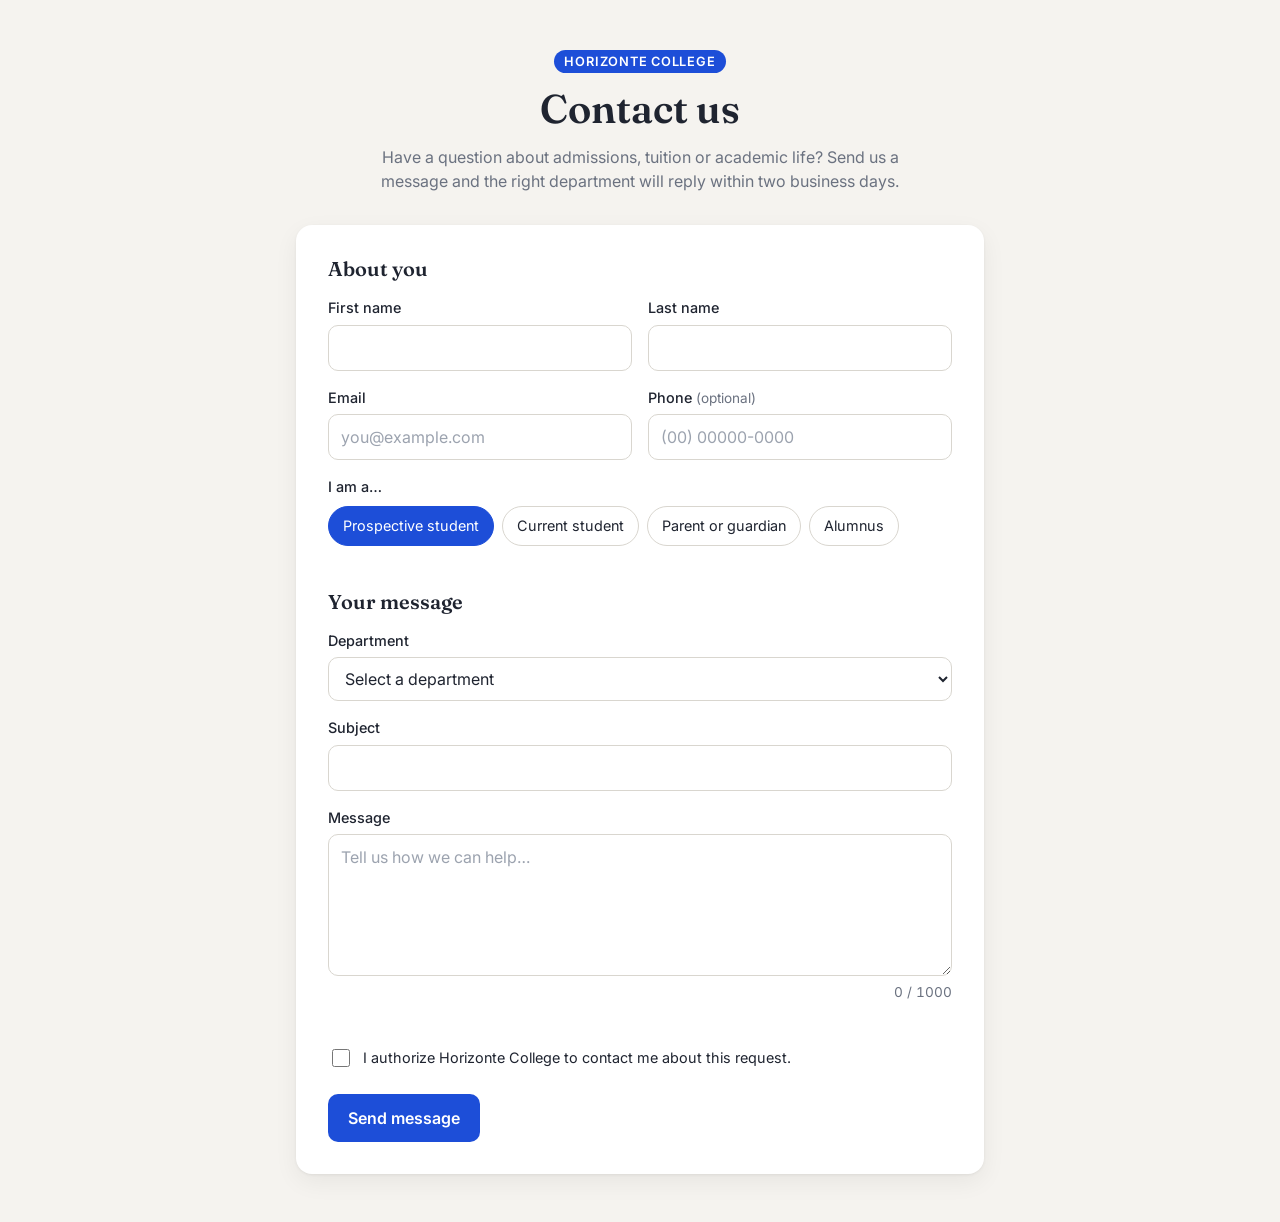
<file: index.html>
<!DOCTYPE html>
<html lang="en">

<head>
  <meta charset="UTF-8">
  <meta name="viewport" content="width=device-width, initial-scale=1.0">
  <meta name="description" content="Contact Horizonte College: admissions and enrollment, tuition and scholarships, registrar's office, internships and careers, and IT support.">
  <meta name="color-scheme" content="light dark">
  <title>Contact Us — Horizonte College</title>
  <link rel="preconnect" href="https://fonts.googleapis.com">
  <link rel="preconnect" href="https://fonts.gstatic.com" crossorigin>
  <link
    href="https://fonts.googleapis.com/css2?family=Fraunces:opsz,wght@9..144,600&family=Inter:wght@400;500;600&display=swap"
    rel="stylesheet">
  <link rel="stylesheet" href="css/estilos.css">
  <script src="js/principal.js" defer></script>
</head>

<body>
  <main class="pagina">
    <header class="introducao">
      <p class="selo">Horizonte College</p>
      <h1>Contact us</h1>
      <p>Have a question about admissions, tuition or academic life? Send us a message and the right department will reply within two business days.</p>
    </header>

    <form class="cartao" id="formulario-contato" action="obrigado.html" method="post">
      <fieldset>
        <legend>About you</legend>

        <div class="linha">
          <div class="campo">
            <label for="nome">First name</label>
            <input type="text" id="nome" name="nome" autocomplete="given-name"
              aria-describedby="nome-erro" required>
            <small class="erro" id="nome-erro">Please enter your first name.</small>
          </div>
          <div class="campo">
            <label for="sobrenome">Last name</label>
            <input type="text" id="sobrenome" name="sobrenome" autocomplete="family-name"
              aria-describedby="sobrenome-erro" required>
            <small class="erro" id="sobrenome-erro">Please enter your last name.</small>
          </div>
        </div>

        <div class="linha">
          <div class="campo">
            <label for="email">Email</label>
            <input type="email" id="email" name="email" autocomplete="email" placeholder="you@example.com"
              aria-describedby="email-erro" required>
            <small class="erro" id="email-erro">Please enter a valid email address.</small>
          </div>
          <div class="campo">
            <label for="telefone">Phone <span class="opcional">(optional)</span></label>
            <input type="tel" id="telefone" name="telefone" autocomplete="tel" inputmode="numeric"
              placeholder="(00) 00000-0000">
          </div>
        </div>

        <fieldset class="campo">
          <legend class="rotulo-campo">I am a…</legend>
          <div class="opcoes">
            <label class="opcao">
              <input type="radio" name="perfil" value="futuro-aluno" required checked>
              <span>Prospective student</span>
            </label>
            <label class="opcao">
              <input type="radio" name="perfil" value="aluno-atual">
              <span>Current student</span>
            </label>
            <label class="opcao">
              <input type="radio" name="perfil" value="responsavel">
              <span>Parent or guardian</span>
            </label>
            <label class="opcao">
              <input type="radio" name="perfil" value="ex-aluno">
              <span>Alumnus</span>
            </label>
          </div>
        </fieldset>
      </fieldset>

      <fieldset>
        <legend>Your message</legend>

        <div class="campo">
          <label for="setor">Department</label>
          <select id="setor" name="setor" aria-describedby="setor-erro" required>
            <option value="" disabled selected>Select a department</option>
            <option value="admissoes">Admissions and enrollment</option>
            <option value="financeiro">Tuition and scholarships</option>
            <option value="secretaria">Registrar's office</option>
            <option value="estagios-carreiras">Internships and careers</option>
            <option value="suporte-ti">IT support</option>
            <option value="outro">Other</option>
          </select>
          <small class="erro" id="setor-erro">Please select a department.</small>
        </div>

        <div class="campo">
          <label for="assunto">Subject</label>
          <input type="text" id="assunto" name="assunto" maxlength="100" aria-describedby="assunto-erro" required>
          <small class="erro" id="assunto-erro">Please enter a subject.</small>
        </div>

        <div class="campo">
          <label for="mensagem">Message</label>
          <textarea id="mensagem" name="mensagem" rows="5" minlength="20" maxlength="1000"
            placeholder="Tell us how we can help…" aria-describedby="mensagem-erro contador" required></textarea>
          <small class="erro" id="mensagem-erro">Please write at least 20 characters.</small>
          <small class="contador" id="contador" aria-live="polite">0 / 1000</small>
        </div>
      </fieldset>

      <label class="consentimento">
        <input type="checkbox" name="consentimento" required>
        <span>I authorize Horizonte College to contact me about this request.</span>
      </label>

      <button type="submit">Send message</button>
    </form>
  </main>
</body>

</html>
</file>
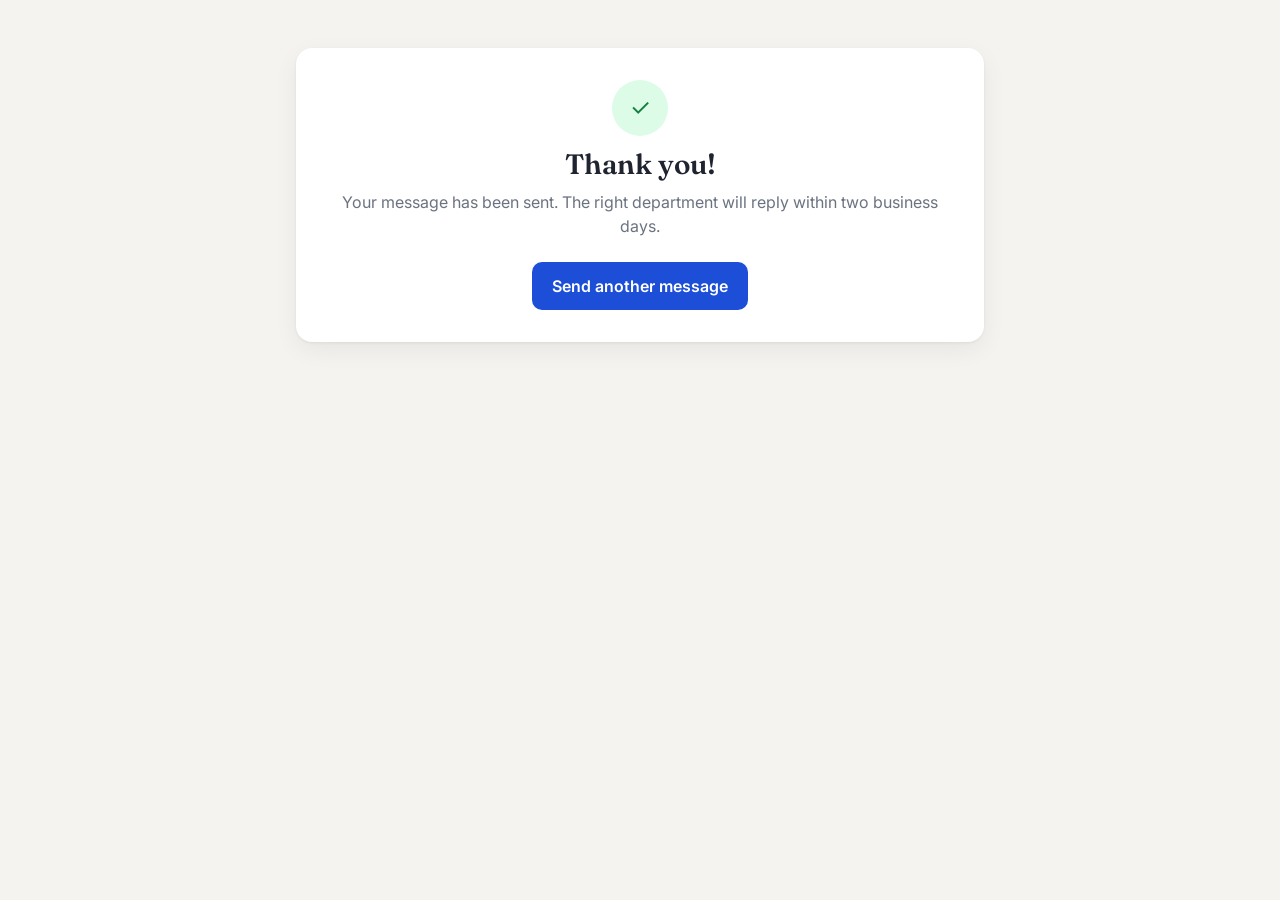
<file: obrigado.html>
<!DOCTYPE html>
<html lang="en">

<head>
  <meta charset="UTF-8">
  <meta name="viewport" content="width=device-width, initial-scale=1.0">
  <meta name="robots" content="noindex">
  <meta name="color-scheme" content="light dark">
  <title>Message Sent — Horizonte College</title>
  <link rel="preconnect" href="https://fonts.googleapis.com">
  <link rel="preconnect" href="https://fonts.gstatic.com" crossorigin>
  <link
    href="https://fonts.googleapis.com/css2?family=Fraunces:opsz,wght@9..144,600&family=Inter:wght@400;500;600&display=swap"
    rel="stylesheet">
  <link rel="stylesheet" href="css/estilos.css">
  <script src="js/principal.js" defer></script>
</head>

<body>
  <main class="pagina">
    <section class="cartao sucesso" role="status" aria-labelledby="titulo-sucesso">
      <div class="icone-sucesso" aria-hidden="true">✓</div>
      <h1 id="titulo-sucesso">Thank you<span id="nome-sucesso"></span>!</h1>
      <p>Your message has been sent. The right department will reply within two business days.</p>
      <a class="link-botao" href="index.html">Send another message</a>
    </section>
  </main>
</body>

</html>
</file>
<file: css/estilos.css>
:root {
    color-scheme: light;
    --fundo: #f5f3ef;
    --fundo-cartao: #ffffff;
    --fundo-campo: #ffffff;
    --texto: #1f2430;
    --texto-suave: #6b7280;
    --texto-dica: #9ca3af;
    --borda: #d9d6cf;
    --borda-hover: #b8b4aa;
    --primaria: #1d4ed8;
    --sobre-primaria: #ffffff;
    --erro: #b42318;
    --fundo-sucesso: #dcfce7;
    --texto-sucesso: #15803d;
    --sombra: 0 1px 3px rgb(0 0 0 / .06), 0 8px 24px rgb(0 0 0 / .06);
    --raio: 10px;
    --velocidade: .15s;
}

@media (prefers-color-scheme: dark) {
    :root {
        color-scheme: dark;
        --fundo: #12141a;
        --fundo-cartao: #1b1e26;
        --fundo-campo: #12141a;
        --texto: #e8e9ed;
        --texto-suave: #9aa1ad;
        --texto-dica: #6b7280;
        --borda: #343844;
        --borda-hover: #4b5060;
        --primaria: #5b8cff;
        --sobre-primaria: #0b1020;
        --erro: #f97066;
        --fundo-sucesso: #14532d;
        --texto-sucesso: #86efac;
        --sombra: 0 1px 3px rgb(0 0 0 / .4), 0 8px 24px rgb(0 0 0 / .3);
    }
}

*,
*::before,
*::after {
    box-sizing: border-box;
}

body {
    margin: 0;
    font-family: "Inter", system-ui, sans-serif;
    background: var(--fundo);
    color: var(--texto);
    line-height: 1.5;
    -webkit-font-smoothing: antialiased;
}

h1,
h2,
legend {
    font-family: "Fraunces", Georgia, serif;
    font-weight: 600;
    line-height: 1.2;
}

h1 {
    font-size: clamp(1.75rem, 1.2rem + 2vw, 2.5rem);
    margin: 0 0 12px;
}

.pagina {
    max-width: 720px;
    margin: 0 auto;
    padding: 48px 16px;
}

.introducao {
    text-align: center;
    margin-bottom: 32px;
}

.introducao p {
    max-width: 52ch;
    margin: 0 auto;
    color: var(--texto-suave);
}

.introducao .selo {
    display: inline-block;
    margin-bottom: 12px;
    padding: 2px 10px;
    border-radius: 999px;
    background: var(--primaria);
    color: var(--sobre-primaria);
    font-size: .8rem;
    font-weight: 600;
    letter-spacing: .06em;
    text-transform: uppercase;
}

.cartao {
    background: var(--fundo-cartao);
    border-radius: 16px;
    padding: 32px;
    box-shadow: var(--sombra);
}

fieldset {
    border: 0;
    padding: 0;
    margin: 0 0 28px;
    min-width: 0;
}

legend {
    padding: 0;
    font-size: 1.25rem;
    margin-bottom: 16px;
}

.linha {
    display: grid;
    grid-template-columns: 1fr 1fr;
    gap: 16px;
}

.campo {
    display: flex;
    flex-direction: column;
    gap: 6px;
    margin-bottom: 16px;
}

label,
.rotulo-campo {
    font-weight: 500;
    font-size: .9rem;
}

legend.rotulo-campo {
    font-family: inherit;
    line-height: 1.5;
    margin-bottom: 8px;
}

.opcional,
.contador {
    color: var(--texto-suave);
    font-weight: 400;
    font-size: .85rem;
}

.contador {
    align-self: flex-end;
    font-variant-numeric: tabular-nums;
}

input,
select,
textarea {
    width: 100%;
    font: inherit;
    color: inherit;
    padding: 10px 12px;
    border: 1px solid var(--borda);
    border-radius: var(--raio);
    background: var(--fundo-campo);
    transition: border-color var(--velocidade);
}

textarea {
    resize: vertical;
    min-height: 120px;
}

input:hover,
select:hover,
textarea:hover {
    border-color: var(--borda-hover);
}

input:focus-visible,
select:focus-visible,
textarea:focus-visible {
    outline: 2px solid var(--primaria);
    outline-offset: 1px;
    border-color: var(--primaria);
}

::placeholder {
    color: var(--texto-dica);
}

.erro {
    display: none;
    color: var(--erro);
    font-size: .85rem;
}

:is(input, select, textarea):user-invalid {
    border-color: var(--erro);
}

:is(input, select, textarea):user-invalid ~ .erro {
    display: block;
}

.opcoes {
    display: flex;
    flex-wrap: wrap;
    gap: 8px;
}

.opcao {
    position: relative;
}

.opcao input {
    position: absolute;
    opacity: 0;
    width: 1px;
    height: 1px;
}

.opcao span {
    display: inline-block;
    padding: 8px 14px;
    border: 1px solid var(--borda);
    border-radius: 999px;
    font-weight: 400;
    cursor: pointer;
    transition: background var(--velocidade), border-color var(--velocidade), color var(--velocidade);
}

.opcao span:hover {
    border-color: var(--primaria);
}

.opcao input:checked + span {
    background: var(--primaria);
    border-color: var(--primaria);
    color: var(--sobre-primaria);
}

.opcao input:focus-visible + span {
    outline: 2px solid var(--primaria);
    outline-offset: 2px;
}

.consentimento {
    display: flex;
    gap: 10px;
    align-items: flex-start;
    font-weight: 400;
    margin-bottom: 24px;
    cursor: pointer;
}

.consentimento input {
    width: 18px;
    height: 18px;
    margin-top: 2px;
    flex-shrink: 0;
    accent-color: var(--primaria);
}

button,
.link-botao {
    display: inline-block;
    text-decoration: none;
    font: inherit;
    font-weight: 600;
    padding: 12px 20px;
    border: 0;
    border-radius: var(--raio);
    background: var(--primaria);
    color: var(--sobre-primaria);
    cursor: pointer;
    transition: filter var(--velocidade), transform var(--velocidade);
}

button:hover,
.link-botao:hover {
    filter: brightness(1.1);
}

button:active,
.link-botao:active {
    transform: translateY(1px);
}

button:focus-visible,
.link-botao:focus-visible {
    outline: 2px solid var(--primaria);
    outline-offset: 2px;
}

button:disabled {
    cursor: progress;
    opacity: .7;
    filter: none;
    transform: none;
}

.sucesso {
    text-align: center;
}

.icone-sucesso {
    width: 56px;
    height: 56px;
    margin: 0 auto 12px;
    display: grid;
    place-items: center;
    border-radius: 50%;
    background: var(--fundo-sucesso);
    color: var(--texto-sucesso);
    font-size: 1.5rem;
}

.sucesso h1 {
    font-size: 1.75rem;
    margin: 0 0 8px;
}

.sucesso p {
    color: var(--texto-suave);
    margin: 0 0 24px;
}

@media (max-width: 560px) {
    .pagina {
        padding-block: 32px;
    }

    .cartao {
        padding: 24px 20px;
    }

    .linha {
        grid-template-columns: 1fr;
        gap: 0;
    }

    button,
    .link-botao {
        width: 100%;
    }
}

@media (prefers-reduced-motion: reduce) {
    *,
    *::before,
    *::after {
        transition: none !important;
    }
}
</file>
